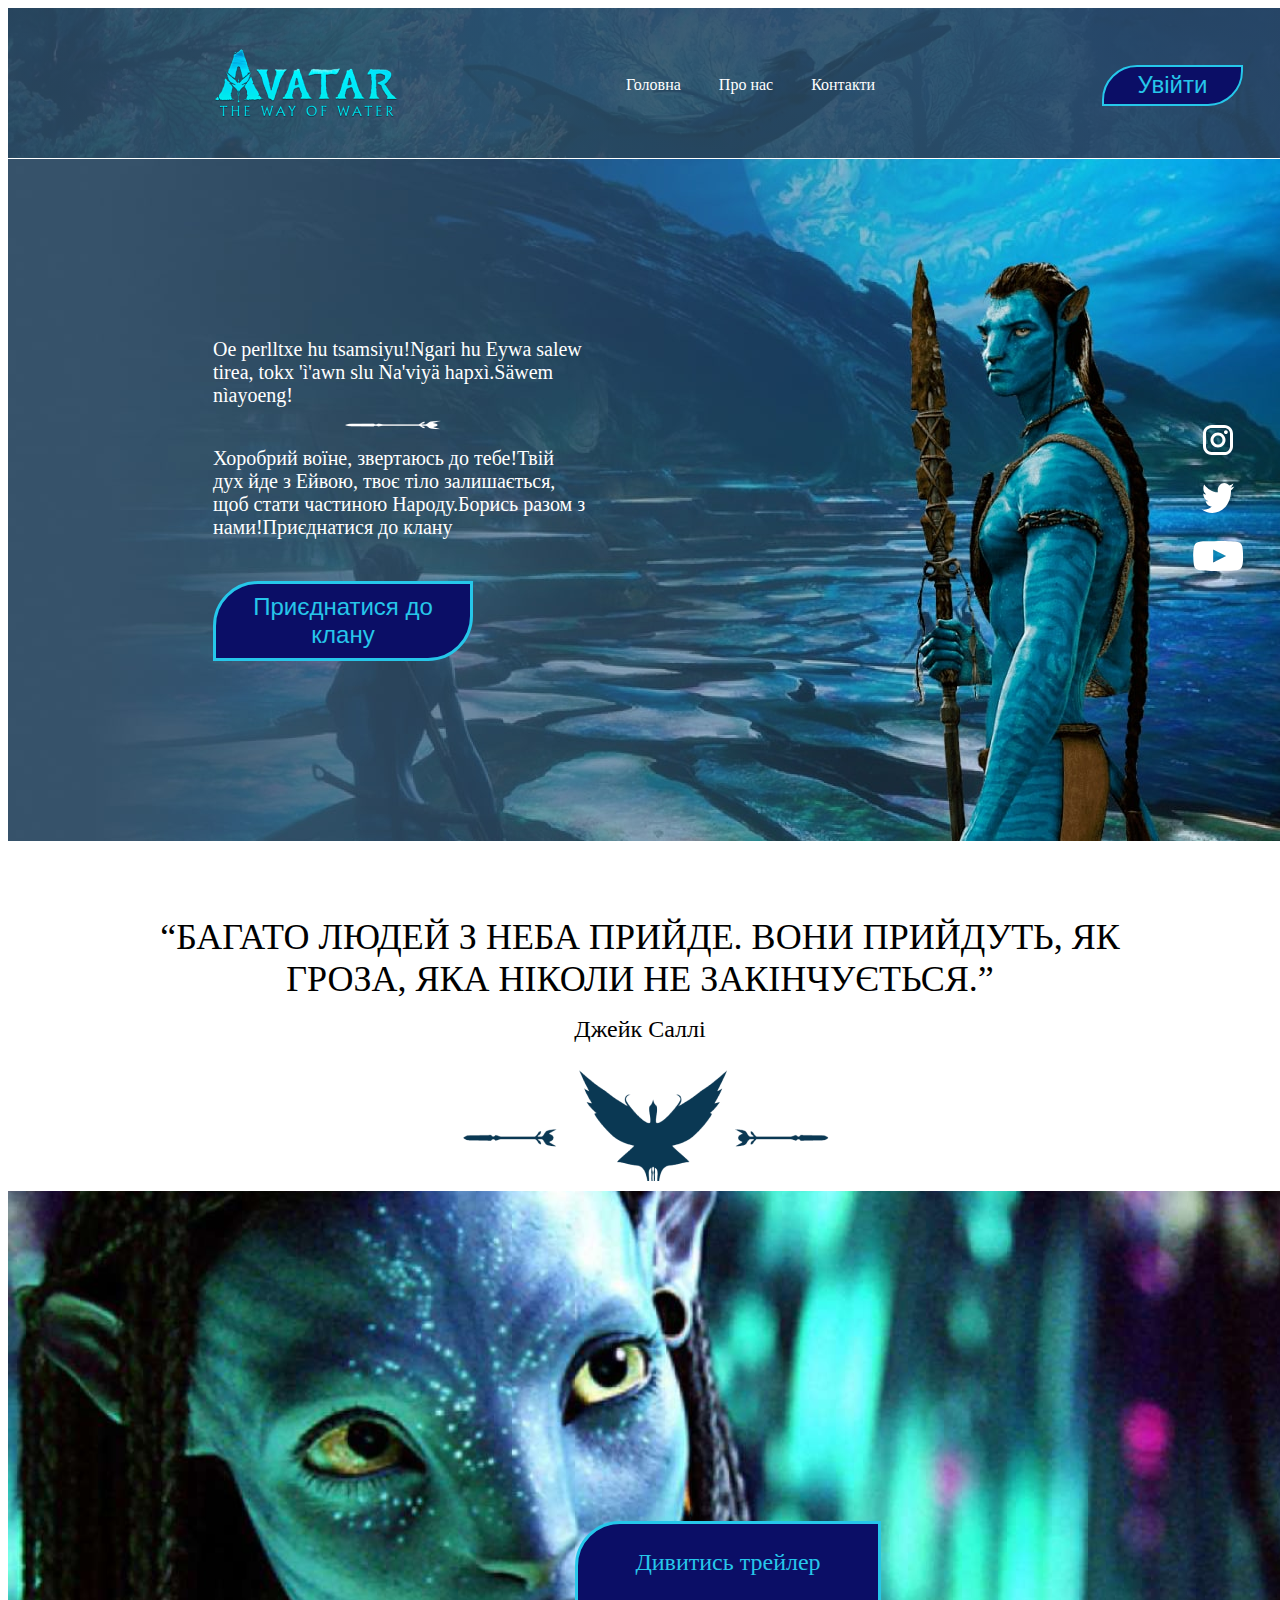
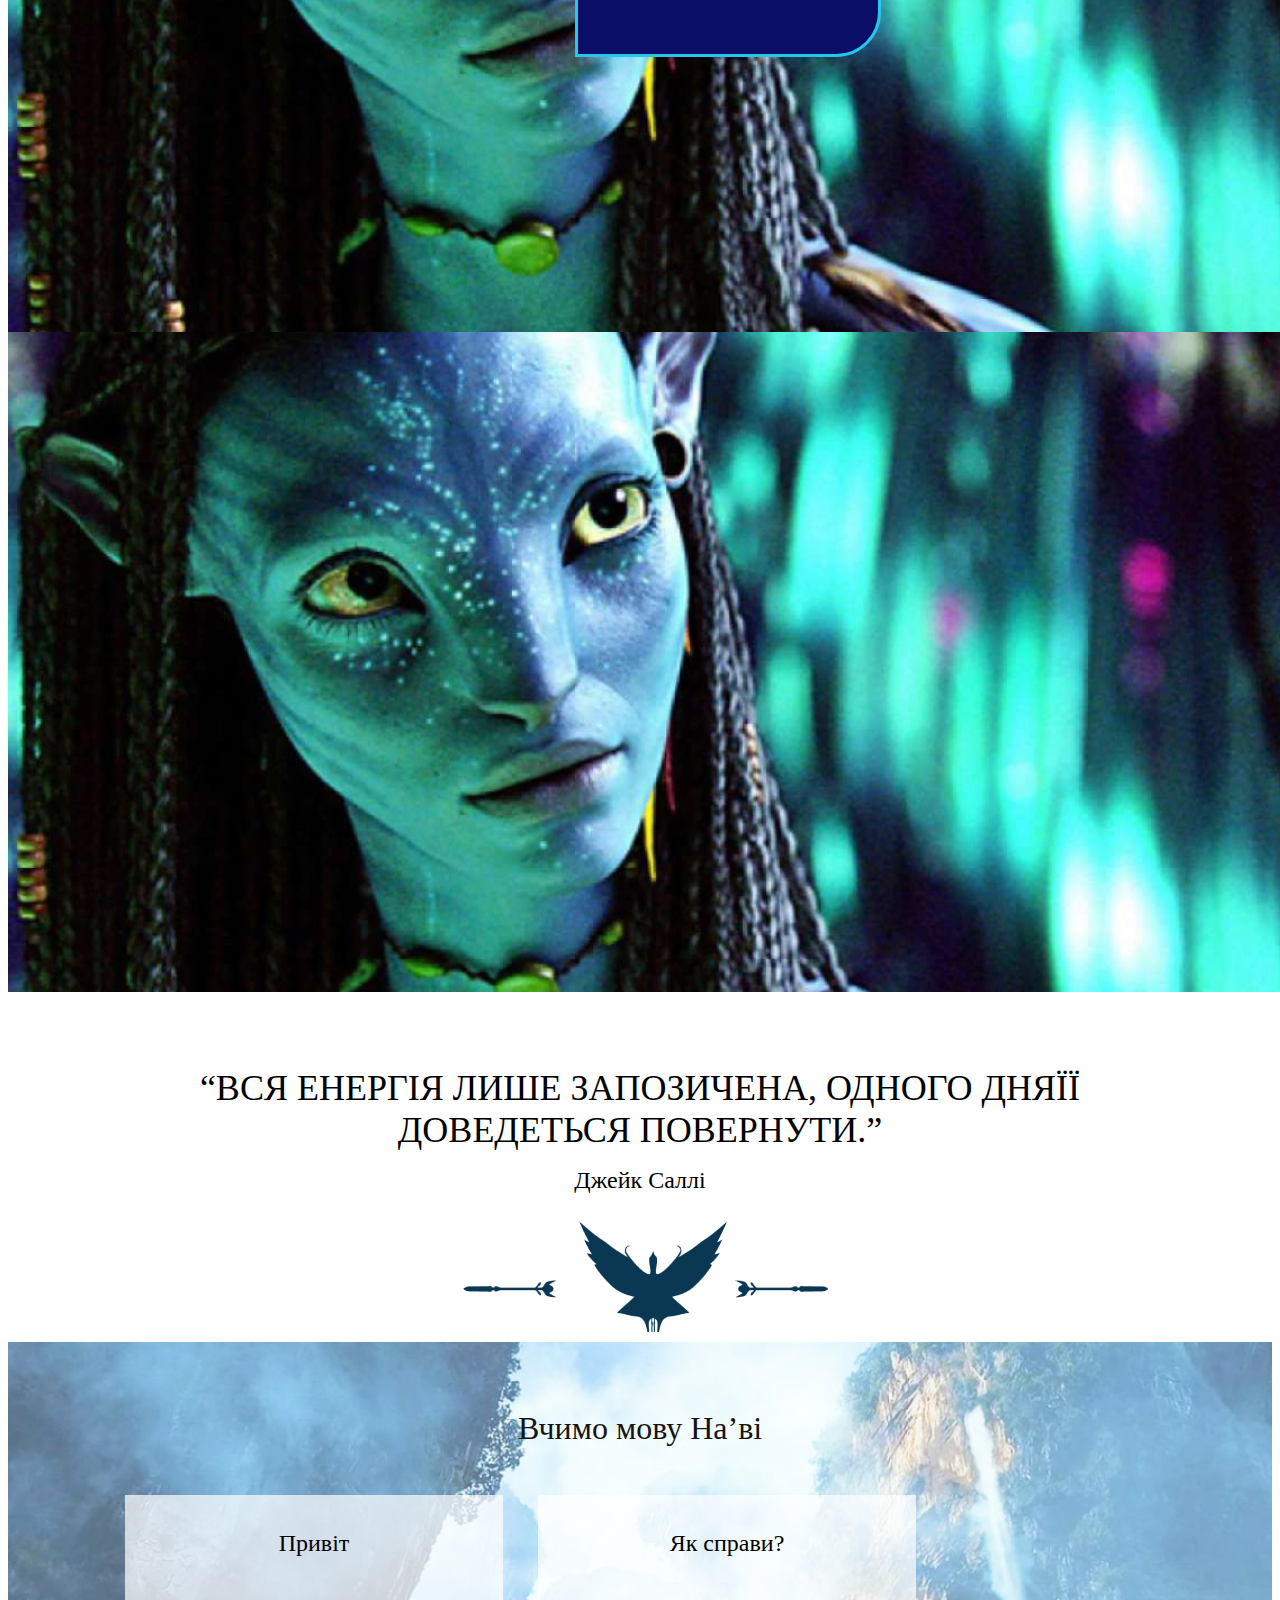
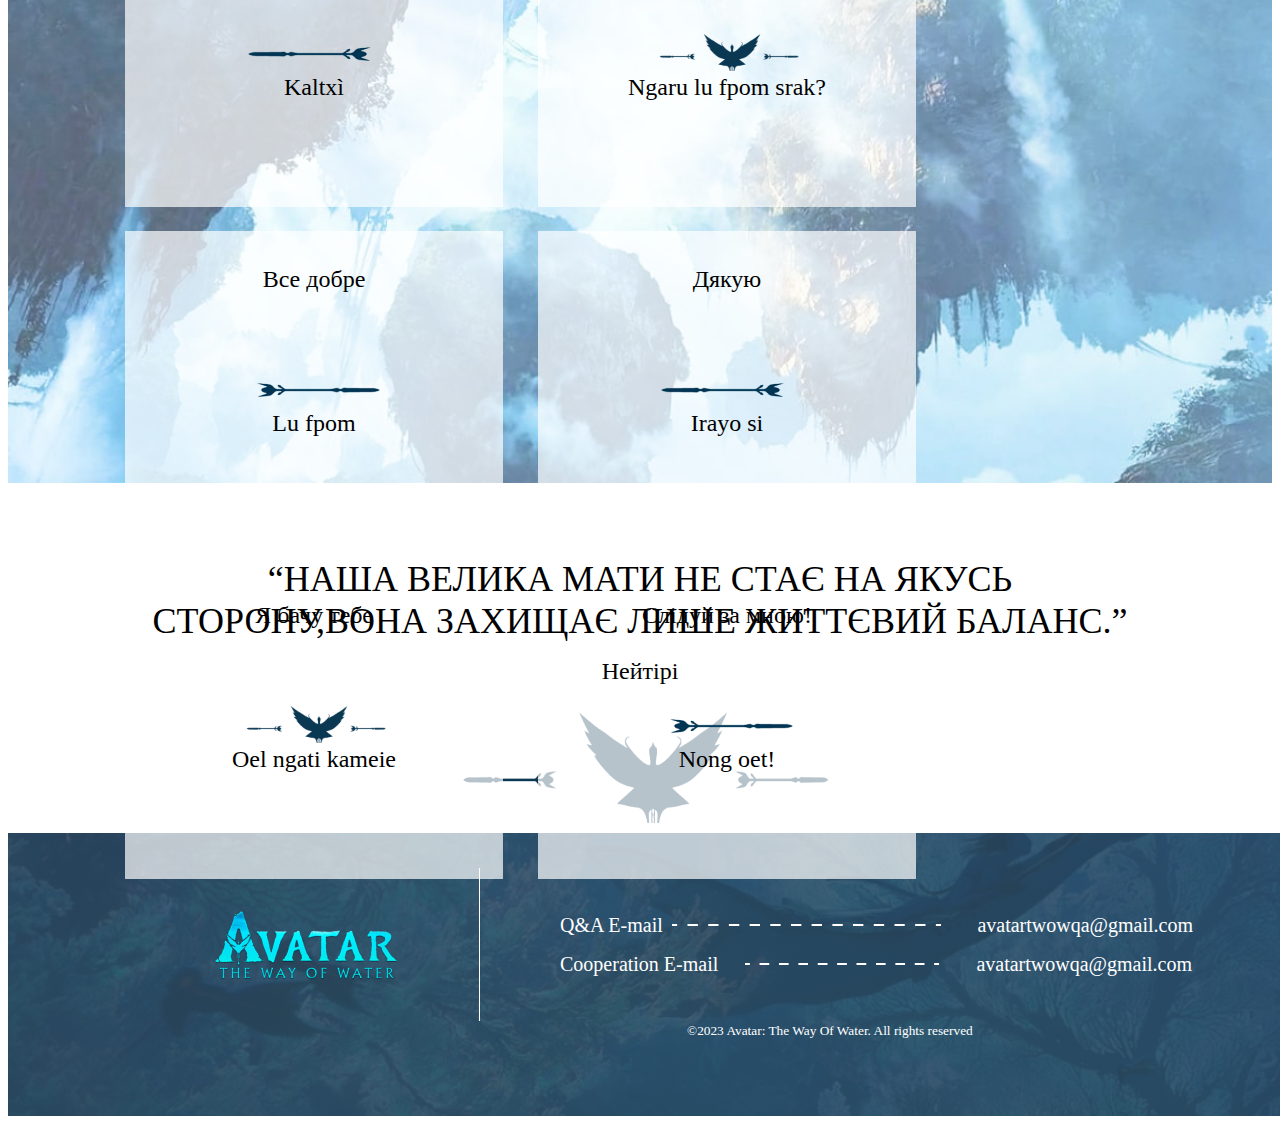
<file: index.html>
<!DOCTYPE html>
<html lang="en">
<head>
    <meta charset="UTF-8">
    <meta name="viewport" content="width=device-width, initial-scale=1.0">
    <title>Avatar</title>
    <link rel="stylesheet" href="https://cdnjs.cloudflare.com/ajax/libs/modern-normalize/3.0.0/modern-normalize.css" integrity="sha512-0P3tMnVtKaEEr+1uLJ8mk1dNNiZXbr79NYG0ubGSmvleZNmunc1sVTp6w8g7BXEuYSuoX9qN9NTihxEXb7VlpQ==" crossorigin="anonymous" referrerpolicy="no-referrer" />
    <link rel="stylesheet" href="./css/reset.css">
    <link rel="stylesheet" href="./css/styles.css">
    </head>
<body>
        <header class="header">
          <div class="container">
            <div class="secondary-header">
       <a href="" class="logo"> <img src="./imeges/logo.png" alt="wo logo" class="logo"></a>
       <nav class="nav">
        <ul class="navaget">
            <li class="header-link"><a class="header-link-text">Головна</a></li>
            <li class="header-link"><a class="header-link-text">Про нас</a></li>
            <li class="header-link"><a class="header-link-text">Контакти</a></li> 
            </ul>
          </nav>
            <button class="enter" type="button" >Увійти</button>
            </div>
          </div>
        </header>
        <main>
          <!-- 1 -->
          <section class="item-secktion one">

        <div class="container translation">
          <div class="content-vrap">
        <p class="itemtext">Oe perlltxe hu tsamsiyu!Ngari hu Eywa salew
             tirea, tokx 'ì'awn slu Na'viyä hapxì.Säwem nìayoeng!
          </p>
<div class="arrow"></div>
             <p class="secondary-text">Хоробрий воїне, звертаюсь до тебе!Твій дух йде з Ейвою,
             твоє тіло залишається, щоб стати частиною
              Народу.Борись разом з нами!Приєднатися до клану</p>

              <button class="invitation-to-the-clan" type="button">Приєднатися до клану</button>
             </div>
              <ul class="socials-list">
                <li class="secondary-navigation">
                  <!-- <img src="./imeges/inst 1.png" class="img-inst"> -->
               <svg width="30" height="30">
                <use href="./icons/symbol-defs.svg#icon-inst"></use>
               </svg>
                </li>
                <li class="secondary-navigation">
                  <!-- <img src="./imeges/twitter 1.png" alt="" class="img-twit"> -->
                
                               <svg width="34" height="30">
                <use href="./icons/symbol-defs.svg#icon-twitter"></use>
               </svg>
              </li>
                <li class="secondary-navigation">
                  <!-- <img src="./imeges/youtube 1.png" alt="" class="img-youtube"> -->
                               <svg width="50" height="30">
                <use href="./icons/symbol-defs.svg#icon-youtube"></use>
               </svg>
              </li>
              </ul>
            </div>
            </section>
             <!-- 2 -->
          <section class="secktion ">
            <div class="container secktion-container">

            <h2 class="quote">“БАГАТО ЛЮДЕЙ З НЕБА ПРИЙДЕ. ВОНИ
                ПРИЙДУТЬ, ЯК ГРОЗА, ЯКА НІКОЛИ НЕ ЗАКІНЧУЄТЬСЯ.” 
              </h2>
              <p class="initials">Джейк Саллі</p>
            </div>
            </section>
            <!-- 3 -->
          <section class="three">
            <div class="container">
           <a href="https://www.youtube.com/watch?v=tdBdkxwQY-Q" class="video">Дивитись трейлер</a>
         </div>
          </section>
          <!-- 4 -->
          <section class= "secktion">
            <div class="container secktion-container">
<h2 class="quote">
  “ВСЯ ЕНЕРГІЯ ЛИШЕ ЗАПОЗИЧЕНА, ОДНОГО ДНЯЇЇ ДОВЕДЕТЬСЯ ПОВЕРНУТИ.”
</h2>
<p class="initials">Джейк Саллі</p>
</div>
          </section>
          <!-- 5 -->
          <section class=" five">
            <div class="container">
              <h2 class="language-item">Вчимо мову На’ві</h2>
              <ul class="word-list">
                <li class="word-taitli-unity left-rectangle ">
                  <p class="word-taitli">Привіт</p>

                  <p class="word-taitli">Kaltxì</p>
                </li>
                <li class="word-taitli-unity baterflai">
                  <p class="word-taitli">Як справи?</p>
                  <p class="word-taitli">Ngaru lu fpom srak?</p>
                </li>
                <li class="word-taitli-unity right-rectangle">
                  <p class="word-taitli">Все добре</p>
                  <p class="word-taitli">Lu fpom</p>
                </li>
                <li class="word-taitli-unity left-rectangle">
                  <p class="word-taitli">Дякую</p>
                  <p class="word-taitli">Irayo si </p>
                </li>
                <li class="word-taitli-unity baterflai">
                  <p class="word-taitli">Я бачу тебе</p>
                  <p class="word-taitli">Oel ngati kameie</p>
                </li>
                <li class="word-taitli-unity right-rectangle">
                  <p class="word-taitli">Слідуй за мною!</p>
                  <p class="word-taitli">Nong oet!</p>
                </li>
              </ul>
</div>
          </section>
          <!-- 6 -->
          <section class="secktion">
            <div class="container  secktion-container">
<h2 class="quote">“НАША ВЕЛИКА МАТИ НЕ СТАЄ НА ЯКУСЬ СТОРОНУ,ВОНА ЗАХИЩАЄ ЛИШЕ ЖИТТЄВИЙ БАЛАНС.”</h2>
       <p class="initials">Нейтірі</p>  
      </div>
</section>
        </main>
<footer class="footer">
        <div class="container">
          <div class="footer-container"> 
              <a href="./" class="logo footer-logo">
                <img src="./imeges/logo.png" alt="avatar">
            </a>
            <address class="footer-hero">
                <ul class="footer-list">
                    <li class="footer-item qaemail-item">
                        <p class="footer-text">
                            Q&A E-mail
                        </p>
                        <a class="footer-link" href="avatartwowqa@gmail.com">
                            avatartwowqa@gmail.com
                        </a>
                    </li>
                    <li class="footer-item cooperation-email-item">
                        <p class="footer-text">
                            Cooperation E-mail
                        </p>
                        <a class="footer-link" href="avatartwowqa@gmail.com">
                            avatartwowqa@gmail.com
                        </a>
                    </li>
                </ul>
                
               </address></div>
         
<small class="small-text">©2023 Avatar: The Way Of Water. All rights reserved</small>
        </div>  

    </footer>
</body>
</html>
</file>
<file: css/styles.css>
:root{
  --primaryColorLine: #FFFFFF ;
 }
header{
    margin: auto; 
   background-image: linear-gradient(to right, rgba(43, 74, 97, 0.87),rgba(43, 74, 97, 0.87)), url(../imeges/becgraunt-img.jpg);
    background-repeat: no-repeat;
    background-size: cover;

    width: 1440px;
   height: 150px;
   outline: solid 1px var(--primaryColorLine)
 }
  .header-link-text{
    color: var(--primaryColorLine);
  }
 .item-secktion{
    /* display: flex; */
    /* flex-wrap: wrap; */
    margin: auto;
    background-image:url(../imeges/item-img.jpg);
    width: 1440px;
    padding-top: 180px;
padding-bottom: 180px;
} 
.translation{
    display: flex;
justify-content: space-between;
/* height: 381px; */
}
.arrow{
    margin: 0 auto;
  width: 152px; 
  height: 40px;
    background-image: url(../imeges/left-rectangle-withe.png);
}
.content-vrap{
    width: 376px;
}
.secondary-header{
    display: flex;
    align-items: center;
    justify-content: space-between;
    padding-top: 39px;
    padding-bottom: 39px;

}
.socials-list{
    display: flex;
    flex-direction: column;
    row-gap: 24px;
        align-items: center;
    justify-content: center;
}
.quote{
    width: 1002px;
    font-family: var(--font-family);
    font-weight: 400;
    font-size: 36px;
    text-align: center;
    color: var(--secondary-tittle-color);
    text-transform: uppercase;
    margin: 0 auto;
}
.initials{
    font-family: var(--font-family);
    font-weight: 400;
    font-size: 24px;
    text-align: center; 
    text-transform: capitalize;
    margin-top: 16px;
    margin-bottom: 138px;
}
.secktion{
    padding-bottom: 10px;
    background-color: var(--primaryColorLine);
    padding-top: 75px;
    background-image: url(../imeges/baterflai.png);
    background-repeat: no-repeat;
    background-size: 400px 120px;
background-position:center 220px; 
}
.secktion-container{
    width: 1440px;
    /* padding-left: 277px; */
}

.itemtext{
font-family: var(--font-family);
font-weight: 400;
font-size: 20px;
color: var(--primaryColorLine);
}

.secondary-text{
font-family: var(--font-family);
font-weight: 400;
font-size: 20px;
color: var(--primaryColorLine);
margin-bottom: 42px;
}
.two{
    margin: auto;
width: 1440px;
height: 350px;
padding-top: 75px;
padding-bottom: 10px;
}
.video{
    display: block;
    font-family: var(--second-family);
font-weight: 400;
font-size: 24px;
text-align:center;
color: #26c7ea;
border: 3px solid #26c7ea;
border-radius: 45px 0;
width: 260px;
height: 80px;
background: #0b0e66;
margin: 0 auto;
padding: 25px 20px ;
}
.three{
    margin: auto;
    width: 1440px;
    height: 741px;
    background-image: url(../imeges/video.png);
    padding-top: 330px;
    padding-bottom: 330px;
}
.four{
    margin-left: auto;
    margin-right: auto;
padding-top: 75px;
padding-bottom: 10px;
}
.five{
    height: 741px;
    max-width: 1440px;
    margin-left: auto;
    margin-right: auto;
    background-image: url(../imeges/roks.jpg);
    background-repeat: no-repeat;
    background-size: cover;
    /* padding-top: 57px;
    padding-bottom: 57px; */
}
.word-taitli:first-child{
margin-bottom: 120px;
}

.language-item{
    font-family: var(--second-family);
font-weight: 400;
font-size: 32px;
text-align: center;
color: #141414;
padding-top: 68px;
padding-bottom: 48px;
}

.word-list{
        display: flex;
    flex-wrap: wrap;
    column-gap: 35px;
    row-gap: 24px;
}
.word-taitli-unity{
    font-family: var(--second-family);
font-weight: 400;
font-size: 24px;
line-height: 100%;
text-align:center ;
color: #000;
flex-basis: calc((100% - 70px) / 3);
height: 240px;
background: rgba(255, 255, 255, 0.7);
/* background-image:url(../imeges/baterflai.png) ; */
background-repeat: no-repeat;
background-size: 152px 40px ;
background-position: center ;
padding: 36px 29px;
}
.baterflai {
background-image: url(../imeges/baterflai.png);
}
.left-rectangle {
    background-image: url(../imeges/left-rectangle.png);
}
.right-rectangle{
    background-image: url(../imeges/right-rectangle.png);
}
.six{
    margin-left: auto;
    margin-right: auto;
    padding-top: 57px;
    padding-bottom: 10px;
}

.container{
    margin-left: auto;
    margin-right: auto;
    width: 1030px;
    padding-left: 15px;
    padding-right: 15px;
}
.navaget{
    display: flex;
    column-gap: 38px;
}
.enter{
    border: 2px solid #26c7ea;
    border-radius: 35px 0;
    width: 141px;
    height: 41px;
    background-color:  #0b0e66;
    color: #26c6ea;
     font-size: 24px;
}
.invitation-to-the-clan{
    border: 3px solid #26c7ea;
border-radius: 45px 0;
width: 260px;
height: 80px; 
    background-color:  #0b0e66;
    color: #26c6ea;
    font-size: 24px;
}
footer{
    margin: auto;
        background-image: linear-gradient(to right, rgba(43, 74, 97, 0.87),rgba(43, 74, 97, 0.87)), url(../imeges/becgraunt-img.png);
   width: 1440px;
   height: 150px;
   /* padding-top: 80px;
   padding-bottom: 25px; */
}
.footer-nav{
    display: flex;
    color: var(--primaryColorLine);
    flex-wrap: wrap;

}
.link{
    width: 665px;
    height: 24px;
}
.bottom{
   margin-left: 211px;
    font-family: var(--font-family);
font-weight: 400;
font-size: 14px;
text-align: justify;
color: #fff;

}
.footer {
    padding-top: 35px;
    padding-bottom: 25px;
    background-image: linear-gradient(to right, rgba(43, 74, 97, 0.87),rgba(43, 74, 97, 0.87)), url(../imeges/futer-bgraund.png);
    background-repeat: no-repeat;
    background-size: cover;
    height: 223px;
    width: 1440px;
}
.footer-container{
    align-items: center;
    display: flex;
}
.footer-logo {
   display: contents;
}
.footer-logo::after{
    content: '';
    width: 1px;
    height: 153px;
    background-color: #fff;
    display: block;
    margin-left:80px;
}
.footer-hero {
    font-style: normal;
}
.footer-list {
    margin-left: 80px;
}

.footer-item {
    display: flex;
    justify-content: space-between;
    background-repeat: no-repeat;
    background-size: auto;
    font-family: var(--font-family);
font-weight: 400;
font-size: 20px;
text-align: justify;
color: #fff;
}
.footer-item + .footer-item{
    margin-top: 16px;
}
.footer-item.qaemail-item {
    background-image: url(../imeges/main-line.png);
    background-position:112px;
    background-repeat: no-repeat;
    width: 633px;
}

.cooperation-email-item {
    background-image: url(../imeges/secenderi-line.png);
    background-position:185px;
    width: 632px;
}
.footer-secondary{
    display: flex;
    justify-content: space-between;
    width: 590px;
    background-image: url(../imeges/secenderi-line.png);
}
.footer-text {
    color: #FFFFFF;
}

.footer-link {
    font-family: var(--font-family);
font-weight: 400;
font-size: 20px;
text-align: justify;
color: #fff;
}

.small-text {
    color: #FFFFFF;
    margin-left: 474px;
}
</file>
